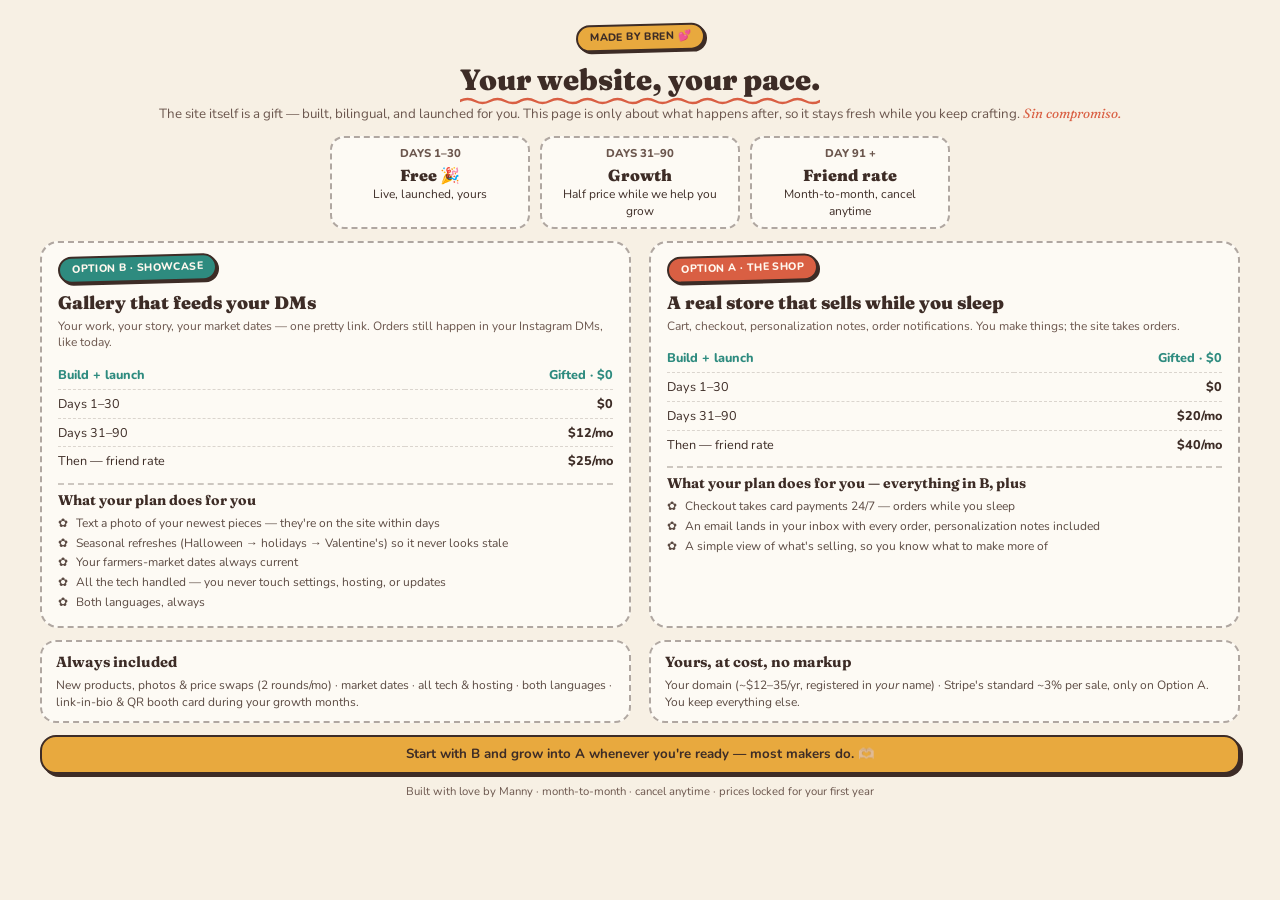
<file: care-plan/index.html>
<!doctype html>
<html lang="en">
<head>
<meta charset="UTF-8" />
<link rel="preconnect" href="https://fonts.googleapis.com" />
<link rel="preconnect" href="https://fonts.gstatic.com" crossorigin />
<link href="https://fonts.googleapis.com/css2?family=Fraunces:ital,opsz,wght@0,9..144,400;0,9..144,700;0,9..144,900;1,9..144,600&family=Nunito:wght@400;600;700;800&display=swap" rel="stylesheet" />
<style>
  :root { --cream:#f7f0e4; --ink:#3d2c26; --coral:#d95f43; --teal:#2e8b7f; --mustard:#e8a93e; }
  * { margin:0; padding:0; box-sizing:border-box; }
  body { font-family:'Nunito',sans-serif; background:var(--cream); color:var(--ink); padding:24px 40px; font-size:10.5pt; line-height:1.4; }
  h1,h2 { font-family:'Fraunces',serif; }
  .sticker { display:inline-block; font-weight:800; text-transform:uppercase; font-size:8pt; letter-spacing:.04em; padding:4px 12px; border-radius:999px; border:2px solid var(--ink); box-shadow:2px 2px 0 var(--ink); transform:rotate(-1.5deg); }
  .squiggle { background-image:url("data:image/svg+xml,%3Csvg xmlns='http://www.w3.org/2000/svg' width='60' height='8' viewBox='0 0 60 8'%3E%3Cpath d='M0 4 Q 7.5 0, 15 4 T 30 4 T 45 4 T 60 4' fill='none' stroke='%23d95f43' stroke-width='2.5' stroke-linecap='round'/%3E%3C/svg%3E"); background-repeat:repeat-x; background-position:0 100%; background-size:60px 8px; padding-bottom:8px; }
  header { text-align:center; margin-bottom:12px; }
  header h1 { font-size:22pt; font-weight:900; margin:8px 0 4px; }
  header p { color:#6b564d; font-size:10pt; }
  .ladder { display:flex; gap:10px; justify-content:center; margin:10px 0 12px; }
  .rung { flex:1; max-width:200px; background:#fdfaf4; border:2px dashed rgba(61,44,38,.4); border-radius:14px; padding:8px 12px; text-align:center; font-size:9pt; }
  .rung .when { font-weight:800; font-size:8.5pt; text-transform:uppercase; color:#6b564d; }
  .rung .what { font-family:'Fraunces',serif; font-weight:900; font-size:12pt; margin-top:2px; }
  .options { display:flex; gap:18px; }
  .option { flex:1; border:2px dashed rgba(61,44,38,.4); border-radius:18px; background:#fdfaf4; padding:12px 16px; }
  .option h2 { font-size:13.5pt; font-weight:900; margin:8px 0 2px; }
  .option .sub { font-size:9pt; color:#6b564d; margin-bottom:10px; }
  table { width:100%; border-collapse:collapse; font-size:9.5pt; }
  td { padding:5px 0; border-bottom:1px dashed rgba(61,44,38,.18); }
  td:last-child { text-align:right; font-weight:800; white-space:nowrap; }
  tr:last-child td { border-bottom:none; }
  .giftrow td { color:var(--teal); font-weight:800; }
  .does { margin-top:8px; padding-top:6px; border-top:2px dashed rgba(61,44,38,.25); }
  .does h3 { font-family:'Fraunces',serif; font-size:10.5pt; margin-bottom:4px; }
  .does ul { list-style:none; font-size:9pt; color:#5b4a42; }
  .does li { margin-bottom:3px; padding-left:18px; position:relative; }
  .does li::before { content:'✿'; position:absolute; left:0; }
  .fine { margin-top:12px; display:flex; gap:18px; }
  .fine .card { flex:1; background:#fdfaf4; border:2px dashed rgba(61,44,38,.4); border-radius:16px; padding:10px 14px; font-size:9pt; color:#5b4a42; }
  .fine h3 { font-family:'Fraunces',serif; font-size:11pt; margin-bottom:5px; color:var(--ink); }
  .warm { text-align:center; margin-top:12px; background:var(--mustard); border:2px solid var(--ink); box-shadow:3px 3px 0 var(--ink); border-radius:16px; padding:8px 20px; font-weight:700; font-size:10pt; }
  footer { text-align:center; margin-top:10px; font-size:8.5pt; color:#6b564d; }
  .es { font-family:'Fraunces',serif; font-style:italic; color:var(--coral); }
</style>
</head>
<body>
  <header>
    <span class="sticker" style="background:var(--mustard);">Made by Bren 💕</span>
    <h1><span class="squiggle">Your website, your pace.</span></h1>
    <p>The site itself is a gift — built, bilingual, and launched for you. This page is only about what happens after, so it stays fresh while you keep crafting. <span class="es">Sin compromiso.</span></p>
  </header>

  <div class="ladder">
    <div class="rung"><div class="when">Days 1–30</div><div class="what">Free 🎉</div><div>Live, launched, yours</div></div>
    <div class="rung"><div class="when">Days 31–90</div><div class="what">Growth</div><div>Half price while we help you grow</div></div>
    <div class="rung"><div class="when">Day 91 +</div><div class="what">Friend rate</div><div>Month-to-month, cancel anytime</div></div>
  </div>

  <div class="options">
    <div class="option">
      <span class="sticker" style="background:var(--teal); color:#fff8ef;">Option B · Showcase</span>
      <h2>Gallery that feeds your DMs</h2>
      <div class="sub">Your work, your story, your market dates — one pretty link. Orders still happen in your Instagram DMs, like today.</div>
      <table>
        <tr class="giftrow"><td>Build + launch</td><td>Gifted · $0</td></tr>
        <tr><td>Days 1–30</td><td>$0</td></tr>
        <tr><td>Days 31–90</td><td>$12/mo</td></tr>
        <tr><td>Then — friend rate</td><td>$25/mo</td></tr>
      </table>
      <div class="does">
        <h3>What your plan does for you</h3>
        <ul>
          <li>Text a photo of your newest pieces — they're on the site within days</li>
          <li>Seasonal refreshes (Halloween → holidays → Valentine's) so it never looks stale</li>
          <li>Your farmers-market dates always current</li>
          <li>All the tech handled — you never touch settings, hosting, or updates</li>
          <li>Both languages, always</li>
        </ul>
      </div>
    </div>
    <div class="option">
      <span class="sticker" style="background:var(--coral); color:#fff8ef;">Option A · The Shop</span>
      <h2>A real store that sells while you sleep</h2>
      <div class="sub">Cart, checkout, personalization notes, order notifications. You make things; the site takes orders.</div>
      <table>
        <tr class="giftrow"><td>Build + launch</td><td>Gifted · $0</td></tr>
        <tr><td>Days 1–30</td><td>$0</td></tr>
        <tr><td>Days 31–90</td><td>$20/mo</td></tr>
        <tr><td>Then — friend rate</td><td>$40/mo</td></tr>
      </table>
      <div class="does">
        <h3>What your plan does for you — everything in B, plus</h3>
        <ul>
          <li>Checkout takes card payments 24/7 — orders while you sleep</li>
          <li>An email lands in your inbox with every order, personalization notes included</li>
          <li>A simple view of what's selling, so you know what to make more of</li>
        </ul>
      </div>
    </div>
  </div>

  <div class="fine">
    <div class="card">
      <h3>Always included</h3>
      New products, photos & price swaps (2 rounds/mo) · market dates · all tech & hosting · both languages · link-in-bio & QR booth card during your growth months.
    </div>
    <div class="card">
      <h3>Yours, at cost, no markup</h3>
      Your domain (~$12–35/yr, registered in <em>your</em> name) · Stripe's standard ~3% per sale, only on Option A. You keep everything else.
    </div>
  </div>

  <div class="warm">Start with B and grow into A whenever you're ready — most makers do. 🫶🏼</div>

  <footer>Built with love by Manny · month-to-month · cancel anytime · prices locked for your first year</footer>
</body>
</html>
</file>
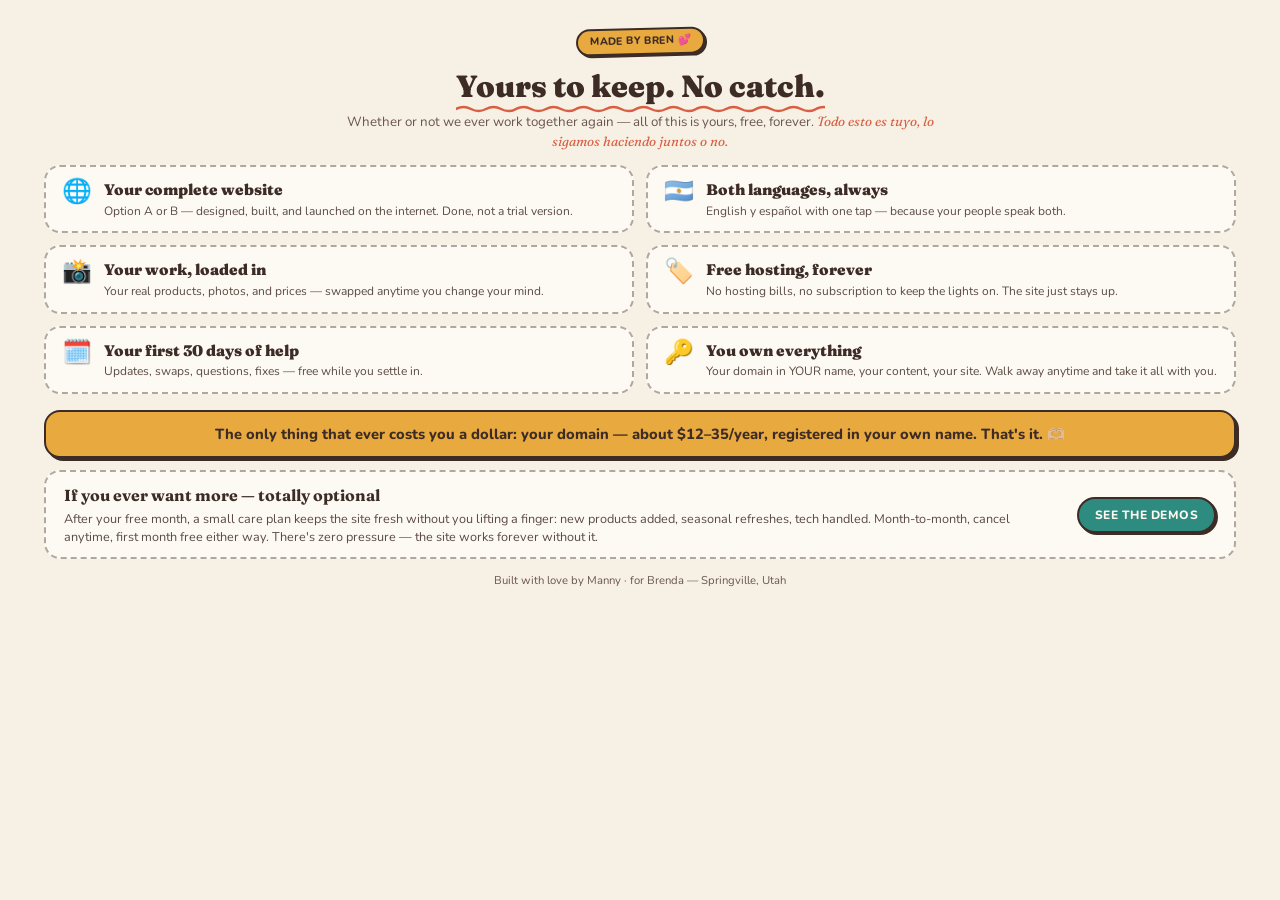
<file: gift/index.html>
<!doctype html>
<html lang="en">
<head>
<meta charset="UTF-8" />
<link rel="preconnect" href="https://fonts.googleapis.com" />
<link rel="preconnect" href="https://fonts.gstatic.com" crossorigin />
<link href="https://fonts.googleapis.com/css2?family=Fraunces:ital,opsz,wght@0,9..144,400;0,9..144,700;0,9..144,900;1,9..144,600&family=Nunito:wght@400;600;700;800&display=swap" rel="stylesheet" />
<style>
  :root { --cream:#f7f0e4; --ink:#3d2c26; --coral:#d95f43; --teal:#2e8b7f; --mustard:#e8a93e; }
  * { margin:0; padding:0; box-sizing:border-box; }
  body { font-family:'Nunito',sans-serif; background:var(--cream); color:var(--ink); padding:28px 44px; font-size:10.5pt; line-height:1.4; }
  h1,h2,h3 { font-family:'Fraunces',serif; }
  .sticker { display:inline-block; font-weight:800; text-transform:uppercase; font-size:8pt; letter-spacing:.04em; padding:4px 12px; border-radius:999px; border:2px solid var(--ink); box-shadow:2px 2px 0 var(--ink); transform:rotate(-1.5deg); }
  .squiggle { background-image:url("data:image/svg+xml,%3Csvg xmlns='http://www.w3.org/2000/svg' width='60' height='8' viewBox='0 0 60 8'%3E%3Cpath d='M0 4 Q 7.5 0, 15 4 T 30 4 T 45 4 T 60 4' fill='none' stroke='%23d95f43' stroke-width='2.5' stroke-linecap='round'/%3E%3C/svg%3E"); background-repeat:repeat-x; background-position:0 100%; background-size:60px 8px; padding-bottom:8px; }
  header { text-align:center; margin-bottom:14px; }
  header h1 { font-size:23pt; font-weight:900; margin:10px 0 4px; }
  header p { color:#6b564d; font-size:10pt; max-width:600px; margin:0 auto; }
  .keeps { display:grid; grid-template-columns:1fr 1fr; gap:12px; margin-top:6px; }
  .keep { background:#fdfaf4; border:2px dashed rgba(61,44,38,.4); border-radius:16px; padding:12px 16px; display:flex; gap:12px; align-items:flex-start; }
  .keep .emoji { font-size:18pt; line-height:1; }
  .keep h3 { font-size:11.5pt; font-weight:900; margin-bottom:2px; }
  .keep p { font-size:9pt; color:#5b4a42; }
  .big { background:var(--mustard); border:2px solid var(--ink); box-shadow:3px 3px 0 var(--ink); border-radius:16px; padding:12px 20px; text-align:center; font-weight:800; margin:16px 0 12px; font-size:11pt; }
  .later { display:flex; gap:16px; align-items:center; background:#fdfaf4; border:2px dashed rgba(61,44,38,.4); border-radius:16px; padding:12px 18px; }
  .later .txt { flex:1; font-size:9.5pt; color:#5b4a42; }
  .later h3 { font-size:12pt; margin-bottom:3px; color:var(--ink); }
  .later a { display:inline-block; font-weight:800; font-size:9pt; text-transform:uppercase; letter-spacing:.04em; padding:8px 16px; border-radius:999px; border:2px solid var(--ink); box-shadow:2px 2px 0 var(--ink); background:var(--teal); color:#fff8ef; text-decoration:none; white-space:nowrap; }
  footer { text-align:center; margin-top:14px; font-size:8.5pt; color:#6b564d; }
  .es { font-family:'Fraunces',serif; font-style:italic; color:var(--coral); }
</style>
</head>
<body>
  <header>
    <span class="sticker" style="background:var(--mustard);">Made by Bren 💕</span>
    <h1><span class="squiggle">Yours to keep. No catch.</span></h1>
    <p>Whether or not we ever work together again — all of this is yours, free, forever.
    <span class="es">Todo esto es tuyo, lo sigamos haciendo juntos o no.</span></p>
  </header>

  <div class="keeps">
    <div class="keep"><div class="emoji">🌐</div><div><h3>Your complete website</h3><p>Option A or B — designed, built, and launched on the internet. Done, not a trial version.</p></div></div>
    <div class="keep"><div class="emoji">🇦🇷</div><div><h3>Both languages, always</h3><p>English y español with one tap — because your people speak both.</p></div></div>
    <div class="keep"><div class="emoji">📸</div><div><h3>Your work, loaded in</h3><p>Your real products, photos, and prices — swapped anytime you change your mind.</p></div></div>
    <div class="keep"><div class="emoji">🏷️</div><div><h3>Free hosting, forever</h3><p>No hosting bills, no subscription to keep the lights on. The site just stays up.</p></div></div>
    <div class="keep"><div class="emoji">🗓️</div><div><h3>Your first 30 days of help</h3><p>Updates, swaps, questions, fixes — free while you settle in.</p></div></div>
    <div class="keep"><div class="emoji">🔑</div><div><h3>You own everything</h3><p>Your domain in YOUR name, your content, your site. Walk away anytime and take it all with you.</p></div></div>
  </div>

  <div class="big">The only thing that ever costs you a dollar: your domain — about $12–35/year, registered in your own name. That's it. 🫶🏼</div>

  <div class="later">
    <div class="txt">
      <h3>If you ever want more — totally optional</h3>
      After your free month, a small care plan keeps the site fresh without you lifting a finger: new products added, seasonal refreshes, tech handled. Month-to-month, cancel anytime, first month free either way. There's zero pressure — the site works forever without it.
    </div>
    <a href="../">See the demos</a>
  </div>

  <footer>Built with love by Manny · for Brenda — Springville, Utah</footer>
</body>
</html>
</file>
